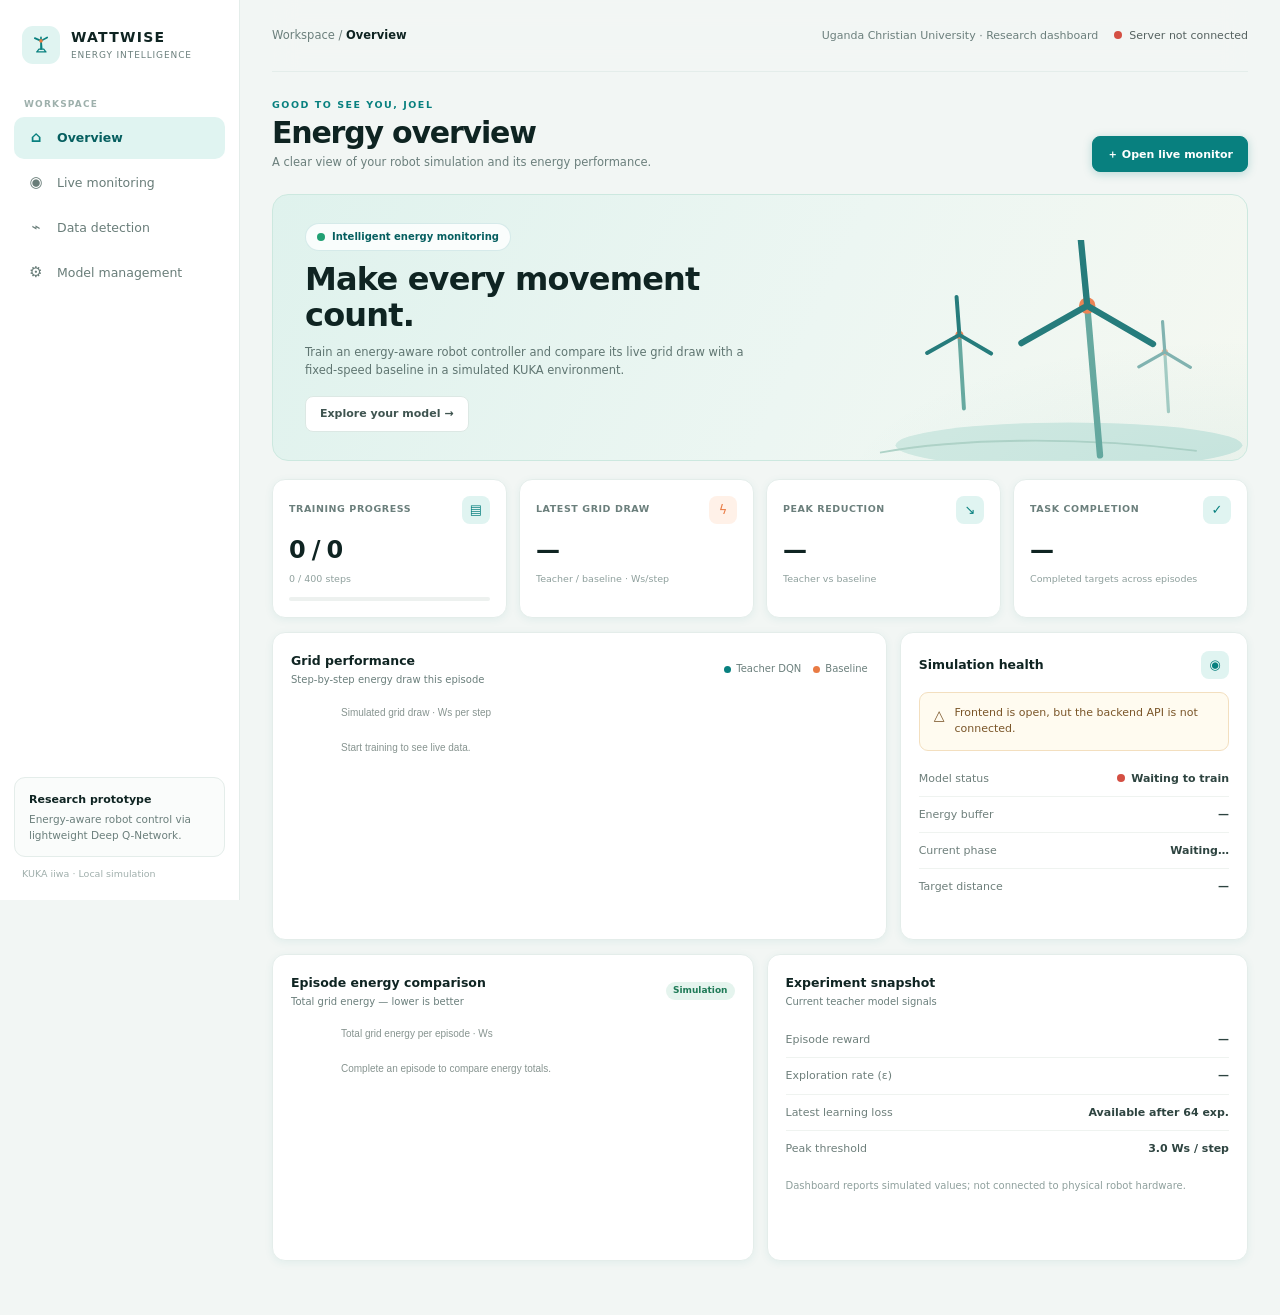
<file: web/index.html>
<!doctype html>
<html lang="en">
<head>
  <meta charset="utf-8">
  <meta name="viewport" content="width=device-width, initial-scale=1">
  <title>Wallie | Energy Intelligence</title>
  <style>
    /* ── tokens ──────────────────────────────────────────────────── */
    :root {
      --ink:       #0f2422;
      --ink2:      #2a3f3c;
      --muted:     #6b7f7c;
      --line:      #e4edea;
      --paper:     #ffffff;
      --canvas:    #f2f6f4;
      --teal:      #08807f;
      --teal-d:    #065f60;
      --teal-l:    #e0f4f1;
      --teal-m:    #b3e4de;
      --orange:    #e97b44;
      --orange-l:  #fff1e8;
      --red:       #d44f43;
      --green:     #20a073;
      --shadow-s:  0 2px 8px rgba(8,128,127,.07);
      --shadow-m:  0 6px 22px rgba(8,128,127,.10);
      --shadow-l:  0 16px 48px rgba(8,128,127,.14);
      --radius:    13px;
      --sidebar-w: 240px;
      font: 13px/1.55 "Inter", "Segoe UI", system-ui, sans-serif;
      color: var(--ink);
      background: var(--canvas);
    }
    @import url('https://fonts.googleapis.com/css2?family=Inter:wght@400;500;600;700;800&display=swap');
    *, *::before, *::after { box-sizing: border-box; margin: 0; padding: 0; }
    button, input { font: inherit; color: inherit; }
    body { min-height: 100vh; overflow-x: hidden; }

    /* ── sidebar ─────────────────────────────────────────────────── */
    .shell { display: grid; grid-template-columns: var(--sidebar-w) 1fr; min-height: 100vh; }
    .sidebar {
      position: sticky; top: 0; height: 100vh; overflow-y: auto;
      display: flex; flex-direction: column;
      background: var(--paper); border-right: 1px solid var(--line);
      padding: 22px 14px 18px; gap: 0;
      transition: transform .3s cubic-bezier(.4,0,.2,1);
    }
    .brand { display: flex; align-items: center; gap: 11px; padding: 4px 8px 24px; }
    .brand-mark {
      width: 38px; height: 38px; border-radius: 11px;
      background: var(--teal-l); color: var(--teal);
      display: grid; place-items: center;
      transition: box-shadow .2s ease;
    }
    .brand:hover .brand-mark { box-shadow: 0 0 0 4px var(--teal-m); }
    .brand-name { font-size: 14px; font-weight: 800; letter-spacing: .09em; }
    .brand-cap  { font-size: 9px; color: var(--muted); letter-spacing: .1em; text-transform: uppercase; }
    .nav-section { font-size: 9px; font-weight: 750; color: #9eb0ac; letter-spacing: .13em;
                   text-transform: uppercase; padding: 6px 10px 5px; margin-top: 4px; }
    .nav { display: grid; gap: 3px; }
    .nav-btn {
      display: flex; align-items: center; gap: 11px; min-height: 42px; padding: 0 12px;
      border: 0; border-radius: 10px; background: transparent; color: #697d79; cursor: pointer;
      text-align: left; font-size: 12.5px; font-weight: 500;
      transition: background .18s ease, color .18s ease, transform .15s ease;
      position: relative; overflow: hidden;
    }
    .nav-btn::before {
      content: ''; position: absolute; inset: 0; border-radius: inherit;
      background: var(--teal); opacity: 0; transition: opacity .2s ease;
    }
    .nav-btn:hover { background: #f1f7f5; color: var(--ink); transform: translateX(2px); }
    .nav-btn.active { background: var(--teal-l); color: var(--teal-d); font-weight: 700; }
    .nav-btn.active .nav-ico { color: var(--teal); }
    .nav-ico { font-size: 15px; width: 20px; text-align: center; flex-shrink: 0; transition: transform .2s ease; }
    .nav-btn:hover .nav-ico { transform: scale(1.15); }
    .sidebar-spacer { flex: 1; min-height: 20px; }
    .project-chip {
      padding: 13px 14px; border: 1px solid var(--line); border-radius: 11px;
      background: #fafcfb; font-size: 10.5px; color: var(--muted); line-height: 1.55;
    }
    .project-chip strong { color: var(--ink); display: block; margin-bottom: 3px; font-size: 11px; }
    .sidebar-foot { padding: 10px 8px 0; font-size: 9.5px; color: #a0afac; }

    /* ── main workspace ──────────────────────────────────────────── */
    .workspace { min-width: 0; padding: 0 32px 40px; background: var(--canvas); }
    .topbar {
      display: flex; align-items: center; justify-content: space-between;
      min-height: 72px; border-bottom: 1px solid var(--line); gap: 16px;
      position: sticky; top: 0; z-index: 50;
      background: rgba(242,246,244,.85); backdrop-filter: blur(12px);
    }
    .crumbs { font-size: 11.5px; color: var(--muted); }
    .crumbs strong { color: var(--ink); font-weight: 700; }
    .topbar-r { display: flex; align-items: center; gap: 16px; }
    .date-lbl { font-size: 11px; color: var(--muted); }
    .srv-status { display: inline-flex; align-items: center; gap: 7px; font-size: 11px; color: #556260; }

    /* live dot */
    .dot {
      width: 8px; height: 8px; border-radius: 50%; background: #b0bfbc;
      transition: background .4s ease, box-shadow .4s ease;
    }
    .dot.running {
      background: var(--green);
      box-shadow: 0 0 0 0 rgba(32,160,115,.5);
      animation: ripple 1.6s infinite;
    }
    .dot.error { background: var(--red); }
    @keyframes ripple {
      0%   { box-shadow: 0 0 0 0   rgba(32,160,115,.5); }
      70%  { box-shadow: 0 0 0 8px rgba(32,160,115,.0); }
      100% { box-shadow: 0 0 0 0   rgba(32,160,115,.0); }
    }

    /* ── page views ──────────────────────────────────────────────── */
    .view { display: none; padding-top: 26px; }
    .view.active {
      display: block;
      animation: fadeSlide .25s cubic-bezier(.4,0,.2,1) both;
    }
    @keyframes fadeSlide {
      from { opacity: 0; transform: translateY(8px); }
      to   { opacity: 1; transform: none; }
    }
    .pg-head { display: flex; flex-wrap: wrap; align-items: flex-end; justify-content: space-between; gap: 14px; margin-bottom: 22px; }
    .eyebrow { font-size: 9.5px; font-weight: 800; letter-spacing: .16em; text-transform: uppercase; color: var(--teal); margin-bottom: 3px; }
    h1 { font-size: clamp(22px,2.6vw,30px); font-weight: 800; letter-spacing: -.04em; line-height: 1.15; margin-bottom: 4px; }
    h2 { font-size: 17px; font-weight: 700; letter-spacing: -.025em; }
    h3 { font-size: 12.5px; font-weight: 700; }
    .pg-desc { font-size: 11.5px; color: var(--muted); }

    /* ── buttons ─────────────────────────────────────────────────── */
    .btn {
      display: inline-flex; align-items: center; justify-content: center; gap: 6px;
      min-height: 36px; padding: 0 14px; border: 1px solid #dce8e4; border-radius: 8px;
      background: var(--paper); color: #3f5450; font-size: 11px; font-weight: 700;
      cursor: pointer; transition: border-color .15s, background .15s, transform .12s, box-shadow .15s;
    }
    .btn:hover:not(:disabled) { border-color: #afd4cc; background: #f5faf8; box-shadow: var(--shadow-s); transform: translateY(-1px); }
    .btn:active:not(:disabled) { transform: translateY(0); box-shadow: none; }
    .btn:disabled { opacity: .42; cursor: not-allowed; }
    .btn.primary { background: var(--teal); border-color: var(--teal); color: #fff; box-shadow: 0 2px 10px rgba(8,128,127,.25); }
    .btn.primary:hover:not(:disabled) { background: var(--teal-d); border-color: var(--teal-d); box-shadow: 0 4px 18px rgba(8,128,127,.35); }
    .btn.danger  { border-color: #f0d7d2; color: #9a3e37; }
    .btn.danger:hover:not(:disabled) { background: #fff5f3; }

    /* ── hero ────────────────────────────────────────────────────── */
    .hero {
      position: relative; overflow: hidden; display: grid;
      grid-template-columns: minmax(0,1.1fr) minmax(160px,.75fr);
      align-items: center; min-height: 210px;
      padding: 28px 32px; border-radius: 16px;
      border: 1px solid #cce8df;
      background: linear-gradient(115deg, #dff2ed 0%, #ecf6f2 55%, #f5f8f1 100%);
      margin-bottom: 18px;
    }
    .hero::after {
      content: ''; position: absolute; inset: 0;
      background: radial-gradient(ellipse 60% 80% at 100% 110%, rgba(8,128,127,.06) 0%, transparent 70%);
      pointer-events: none;
    }
    .hero-copy { position: relative; z-index: 1; }
    .hero-copy h2 { font-size: clamp(20px,2.8vw,32px); line-height: 1.15; margin: 10px 0; max-width: 420px; }
    .hero-copy p { font-size: 11.5px; color: #5f7571; margin-bottom: 16px; max-width: 440px; }
    .pill {
      display: inline-flex; align-items: center; gap: 7px; padding: 5px 11px;
      border-radius: 20px; background: rgba(255,255,255,.8); backdrop-filter: blur(6px);
      color: var(--teal-d); font-size: 10px; font-weight: 750;
      border: 1px solid rgba(8,128,127,.15);
    }
    /* animated turbine */
    .hero-art { position: absolute; right: 0; bottom: -30px; width: min(44%,420px); height: 250px; }
    .turbine-blade { transform-origin: 285px 65px; animation: spin 5s linear infinite; }
    .turbine-blade-sm { transform-origin: 145px 97px; animation: spin 7s linear infinite; }
    .turbine-blade-xs { transform-origin: 370px 116px; animation: spin 4s linear infinite reverse; }
    @keyframes spin { from { transform: rotate(0deg); } to { transform: rotate(360deg); } }

    /* ── metric cards ────────────────────────────────────────────── */
    .metrics { display: grid; grid-template-columns: repeat(4,minmax(0,1fr)); gap: 12px; margin-bottom: 14px; }
    .metric {
      padding: 16px; border: 1px solid var(--line); border-radius: var(--radius);
      background: var(--paper); box-shadow: var(--shadow-s);
      transition: transform .2s ease, box-shadow .2s ease;
      animation: cardIn .35s cubic-bezier(.4,0,.2,1) both;
    }
    .metric:hover { transform: translateY(-3px); box-shadow: var(--shadow-m); }
    @keyframes cardIn {
      from { opacity: 0; transform: translateY(12px); }
      to   { opacity: 1; transform: none; }
    }
    .metric:nth-child(1) { animation-delay: .04s; }
    .metric:nth-child(2) { animation-delay: .08s; }
    .metric:nth-child(3) { animation-delay: .12s; }
    .metric:nth-child(4) { animation-delay: .16s; }
    .metric-top { display: flex; align-items: center; justify-content: space-between; margin-bottom: 8px; }
    .mlabel { font-size: 9.5px; font-weight: 700; color: var(--muted); text-transform: uppercase; letter-spacing: .06em; }
    .mico { width: 28px; height: 28px; border-radius: 8px; display: grid; place-items: center;
            background: var(--teal-l); color: var(--teal); font-size: 13px; }
    .mico.orange { background: var(--orange-l); color: var(--orange); }
    .mval {
      font-size: 24px; font-weight: 800; letter-spacing: -.05em; color: var(--ink);
      font-variant-numeric: tabular-nums;
      transition: color .3s ease;
    }
    .munit { font-size: 9.5px; color: #8fa09d; margin-top: 3px; }
    .mtrack { height: 4px; border-radius: 4px; background: #edf1ef; margin-top: 10px; overflow: hidden; }
    .mfill { height: 100%; border-radius: inherit; background: linear-gradient(90deg, var(--teal), #55b89e); transition: width .5s cubic-bezier(.4,0,.2,1); }
    .mgauge { height: 4px; border-radius: 4px; background: #edf1ef; margin-top: 10px; overflow: hidden; }
    .mgaugefill { height: 100%; border-radius: inherit; background: linear-gradient(90deg, #e9a855, var(--green)); transition: width .5s cubic-bezier(.4,0,.2,1); }

    /* ── panels ──────────────────────────────────────────────────── */
    .grid2 { display: grid; grid-template-columns: minmax(0,1.5fr) minmax(240px,.85fr); gap: 13px; margin-bottom: 14px; }
    .grid2.eq { grid-template-columns: repeat(2,minmax(0,1fr)); }
    .panel {
      border: 1px solid var(--line); border-radius: var(--radius);
      background: var(--paper); padding: 18px;
      box-shadow: var(--shadow-s);
      transition: box-shadow .2s ease;
    }
    .panel:hover { box-shadow: var(--shadow-m); }
    .panel-head { display: flex; flex-wrap: wrap; align-items: center; justify-content: space-between; gap: 8px; margin-bottom: 13px; }
    .panel-sub { font-size: 10px; color: var(--muted); margin-top: 2px; }
    canvas { display: block; width: 100%; height: 220px; }
    #robot-canvas { height: 242px; }
    .legend { display: flex; gap: 12px; font-size: 10px; color: var(--muted); }
    .legend span { display: inline-flex; align-items: center; gap: 5px; }
    .leg-dot { width: 7px; height: 7px; border-radius: 50%; }

    /* ── status rows ─────────────────────────────────────────────── */
    .slist { margin-top: 10px; }
    .srow {
      display: flex; align-items: center; justify-content: space-between; gap: 10px;
      padding: 9px 0; border-bottom: 1px solid #eff3f0; font-size: 11px;
      transition: background .15s ease;
    }
    .srow:last-child { border-bottom: 0; }
    .srow:hover { background: #fafcfb; border-radius: 6px; padding-left: 6px; padding-right: 6px; }
    .srow .sk { color: #6e7f7b; }
    .sval { display: inline-flex; align-items: center; gap: 6px; color: #2e4440; font-weight: 700; }

    /* ── alert ───────────────────────────────────────────────────── */
    .alert {
      display: flex; align-items: flex-start; gap: 10px; padding: 12px 14px;
      border: 1px solid #d4ebe5; border-radius: 9px; background: #f2faf7;
      color: #4a6360; font-size: 11px; line-height: 1.5;
      transition: background .3s ease, border-color .3s ease;
    }
    .alert.warning { border-color: #f3dfbf; background: #fffbf0; color: #7a5528; }
    .alert.error   { border-color: #f0cdc9; background: #fff5f3; color: #9a3530; }
    .alert-ico { font-size: 14px; flex-shrink: 0; }

    /* ── table ───────────────────────────────────────────────────── */
    .twrap { overflow-x: auto; }
    .tbl { width: 100%; border-collapse: collapse; font-size: 10.5px; }
    .tbl th, .tbl td { padding: 10px 8px; border-bottom: 1px solid #edf1ef; text-align: left; white-space: nowrap; }
    .tbl th { font-size: 9px; font-weight: 750; color: #82918d; text-transform: uppercase; letter-spacing: .06em; }
    .tbl td { color: #4d5f5b; }
    .tbl td:last-child, .tbl th:last-child { text-align: right; }
    .tbl tbody tr { transition: background .15s ease; }
    .tbl tbody tr:hover { background: #f8fbf9; }
    .tbl td.hi { color: var(--teal-d); font-weight: 700; }
    .tag { display: inline-flex; padding: 2px 7px; border-radius: 10px; background: #e5f4ee; color: #1f7a57; font-size: 9px; font-weight: 750; }
    .tag.warn { background: #fff2df; color: #a06522; }

    /* ── controls ────────────────────────────────────────────────── */
    .controls { display: flex; flex-wrap: wrap; align-items: flex-end; gap: 10px; margin-top: 14px; }
    label { display: grid; gap: 5px; font-size: 9.5px; font-weight: 700; color: #657672; letter-spacing: .03em; }
    input[type="number"] { width: 104px; min-height: 36px; padding: 0 10px; border: 1px solid #dce8e4; border-radius: 8px; background: var(--paper); transition: border-color .15s, box-shadow .15s; }
    input[type="number"]:focus { outline: none; border-color: var(--teal); box-shadow: 0 0 0 3px rgba(8,128,127,.12); }
    input[type="range"] { width: 120px; accent-color: var(--teal); }
    .speed-val { color: var(--teal-d); font-size: 10px; font-weight: 750; }
    .err-msg { margin: 10px 0 0; padding: 10px 12px; border: 1px solid #f0d3ce; border-radius: 8px; background: #fff5f3; color: #a03530; font-size: 11px; animation: fadeSlide .2s ease; }
    .err-msg[hidden] { display: none; }
    .note { margin-top: 12px; font-size: 10px; color: #8fa09d; line-height: 1.65; }

    /* ── phases ──────────────────────────────────────────────────── */
    .phase-grid { display: grid; grid-template-columns: repeat(3,minmax(0,1fr)); gap: 12px; margin-bottom: 14px; }
    .phase-card {
      padding: 18px; border: 1px solid var(--line); border-radius: var(--radius);
      background: var(--paper); box-shadow: var(--shadow-s);
      transition: transform .2s ease, box-shadow .2s ease, border-color .2s ease;
    }
    .phase-card:hover { transform: translateY(-3px); box-shadow: var(--shadow-m); }
    .phase-card.active { border-color: #9ed3c8; background: linear-gradient(135deg, #f0fbf8, #f8fdfc); }
    .phase-num { font-size: 9px; font-weight: 800; letter-spacing: .12em; text-transform: uppercase; color: var(--teal); }
    .phase-card h3 { margin: 8px 0 4px; font-size: 13.5px; }
    .phase-card p { font-size: 10px; color: var(--muted); }
    .phase-badge {
      display: inline-flex; align-items: center; padding: 3px 9px;
      border-radius: 20px; font-size: 9px; font-weight: 750;
    }
    .phase-badge.p0 { background: var(--teal-l); color: var(--teal-d); }
    .phase-badge.p1 { background: var(--orange-l); color: #c4632a; }

    /* ── history list ────────────────────────────────────────────── */
    .hist { max-height: 275px; overflow-y: auto; list-style: none; padding: 0; }
    .hist li { padding: 8px 0; border-bottom: 1px solid #eff3f0; font-size: 10px; color: #607370; animation: fadeSlide .2s ease; }
    .hist li:last-child { border-bottom: 0; }
    .empty-note { font-size: 11px; color: #98a7a4; }

    /* ── toast ───────────────────────────────────────────────────── */
    #toast-container { position: fixed; bottom: 22px; right: 22px; z-index: 9999; display: flex; flex-direction: column; gap: 8px; pointer-events: none; }
    .toast {
      display: flex; align-items: center; gap: 10px; padding: 11px 16px;
      border-radius: 10px; background: var(--ink2); color: #fff; font-size: 11px; font-weight: 600;
      box-shadow: 0 6px 24px rgba(0,0,0,.2);
      animation: toastIn .25s cubic-bezier(.4,0,.2,1) both;
      pointer-events: auto;
    }
    .toast.success { background: #14574a; }
    .toast.warn    { background: #704a1a; }
    .toast.error   { background: #6e2424; }
    @keyframes toastIn { from { opacity: 0; transform: translateX(24px); } to { opacity: 1; transform: none; } }
    @keyframes toastOut { from { opacity: 1; } to { opacity: 0; transform: translateX(24px); } }

    /* ── responsive ──────────────────────────────────────────────── */
    @media (max-width: 1060px) {
      .shell { grid-template-columns: 200px 1fr; }
      .workspace { padding-right: 20px; padding-left: 20px; }
      .metrics { grid-template-columns: repeat(2,1fr); }
    }
    @media (max-width: 760px) {
      .shell { display: block; }
      .sidebar { position: static; height: auto; flex-direction: row; flex-wrap: wrap; padding: 10px 12px 8px; }
      .brand { padding-bottom: 8px; margin-right: 16px; }
      .nav-section, .sidebar-spacer, .project-chip, .sidebar-foot { display: none; }
      .nav { display: flex; flex-wrap: nowrap; overflow-x: auto; gap: 4px; }
      .nav::-webkit-scrollbar { display: none; }
      .nav-btn { flex: 0 0 auto; min-height: 36px; font-size: 11px; padding: 0 11px; }
      .workspace { padding: 0 14px 28px; }
      .topbar { min-height: 52px; }
      .date-lbl { display: none; }
      .grid2, .grid2.eq { grid-template-columns: 1fr; }
      .phase-grid { grid-template-columns: 1fr; }
      .hero { grid-template-columns: 1fr; }
      .hero-art { right: -20px; bottom: -50px; opacity: .3; width: 65%; }
    }
  </style>
</head>
<body>
<div id="toast-container"></div>

<div class="shell">
  <!-- ── sidebar ──────────────────────────────────────── -->
  <aside class="sidebar">
    <div class="brand">
      <span class="brand-mark">
        <svg width="22" height="22" viewBox="0 0 32 32" fill="none">
          <path d="M16 5v17M16 10 7 6M16 10l9-5M16 10l1 11" stroke="currentColor" stroke-width="2.4" stroke-linecap="round"/>
          <circle cx="16" cy="10" r="2.6" fill="#e97b44"/>
          <path d="M9 26h15M13 22h7l3 4H10l3-4Z" stroke="currentColor" stroke-width="1.8" stroke-linejoin="round"/>
        </svg>
      </span>
      <span><div class="brand-name">WATTWISE</div><div class="brand-cap">Energy intelligence</div></span>
    </div>
    <div class="nav-section">Workspace</div>
    <nav class="nav">
      <button class="nav-btn active" data-view="overview" aria-current="page">
        <span class="nav-ico">⌂</span>Overview
      </button>
      <button class="nav-btn" data-view="monitoring">
        <span class="nav-ico">◉</span>Live monitoring
      </button>
      <button class="nav-btn" data-view="detection">
        <span class="nav-ico">⌁</span>Data detection
      </button>
      <button class="nav-btn" data-view="management">
        <span class="nav-ico">⚙</span>Model management
      </button>
    </nav>
    <div class="sidebar-spacer"></div>
    <div class="project-chip">
      <strong>Research prototype</strong>
      Energy-aware robot control via lightweight Deep Q-Network.
    </div>
    <div class="sidebar-foot">KUKA iiwa · Local simulation</div>
  </aside>

  <!-- ── workspace ─────────────────────────────────────── -->
  <main class="workspace">
    <header class="topbar">
      <div class="crumbs">Workspace / <strong id="crumb">Overview</strong></div>
      <div class="topbar-r">
        <span class="date-lbl">Uganda Christian University · Research dashboard</span>
        <span class="srv-status">
          <span class="dot" id="sdot"></span>
          <span id="stxt">Connecting…</span>
        </span>
      </div>
    </header>

    <!-- ── OVERVIEW ──────────────────────────────────── -->
    <section class="view active" id="view-overview" data-title="Overview">
      <div class="pg-head">
        <div>
          <div class="eyebrow">Good to see you, Joel</div>
          <h1>Energy overview</h1>
          <p class="pg-desc">A clear view of your robot simulation and its energy performance.</p>
        </div>
        <button class="btn primary" data-go="monitoring">＋ Open live monitor</button>
      </div>

      <!-- hero -->
      <section class="hero">
        <div class="hero-copy">
          <div class="pill"><span class="dot running"></span> Intelligent energy monitoring</div>
          <h2>Make every movement count.</h2>
          <p>Train an energy-aware robot controller and compare its live grid draw with a fixed-speed baseline in a simulated KUKA environment.</p>
          <button class="btn" data-go="management">Explore your model →</button>
        </div>
        <svg class="hero-art" viewBox="0 0 460 260" fill="none" aria-hidden="true">
          <ellipse cx="265" cy="218" rx="190" ry="25" fill="#d0e9e2"/>
          <path d="M58 226c83-15 209-19 347-2" stroke="#b0d3c8" stroke-width="2"/>
          <!-- small left turbine -->
          <g transform="translate(145 97) scale(.62)">
            <path d="M0 0 8 130" stroke="#67a9a0" stroke-width="7" stroke-linecap="round"/>
            <circle r="7" fill="#ed8455"/>
            <g class="turbine-blade-sm">
              <path d="M0 0-5-67M0 0 56 33M0 0-57 32" stroke="#267c7c" stroke-width="7" stroke-linecap="round"/>
            </g>
          </g>
          <!-- main turbine -->
          <g transform="translate(285 65)">
            <path d="M0 0 14 164" stroke="#67a9a0" stroke-width="7" stroke-linecap="round"/>
            <circle r="9" fill="#ed8455"/>
            <g class="turbine-blade">
              <path d="M0 0-8-83M0 0 72 42M0 0-72 41" stroke="#267c7c" stroke-width="7" stroke-linecap="round"/>
            </g>
          </g>
          <!-- small right turbine -->
          <g transform="translate(370 116) scale(.5)" style="opacity:.55">
            <path d="M0 0 8 130" stroke="#67a9a0" stroke-width="7" stroke-linecap="round"/>
            <circle r="7" fill="#ed8455"/>
            <g class="turbine-blade-xs">
              <path d="M0 0-5-67M0 0 56 33M0 0-57 32" stroke="#267c7c" stroke-width="7" stroke-linecap="round"/>
            </g>
          </g>
        </svg>
      </section>

      <!-- metrics -->
      <div class="metrics">
        <article class="metric">
          <div class="metric-top"><span class="mlabel">Training progress</span><span class="mico">▤</span></div>
          <div class="mval" id="ep-val">0 / 0</div>
          <div class="munit" id="step-val">0 / 400 steps</div>
          <div class="mtrack"><div class="mfill" id="ep-prog" style="width:0%"></div></div>
        </article>
        <article class="metric">
          <div class="metric-top"><span class="mlabel">Latest grid draw</span><span class="mico orange">ϟ</span></div>
          <div class="mval" id="grid-val">—</div>
          <div class="munit">Teacher / baseline · Ws/step</div>
        </article>
        <article class="metric">
          <div class="metric-top"><span class="mlabel">Peak reduction</span><span class="mico">↘</span></div>
          <div class="mval" id="peak-val">—</div>
          <div class="munit">Teacher vs baseline</div>
        </article>
        <article class="metric">
          <div class="metric-top"><span class="mlabel">Task completion</span><span class="mico">✓</span></div>
          <div class="mval" id="compl-val">—</div>
          <div class="munit">Completed targets across episodes</div>
        </article>
      </div>

      <div class="grid2">
        <article class="panel">
          <div class="panel-head">
            <div><h3>Grid performance</h3><p class="panel-sub">Step-by-step energy draw this episode</p></div>
            <div class="legend">
              <span><span class="leg-dot" style="background:var(--teal)"></span>Teacher DQN</span>
              <span><span class="leg-dot" style="background:var(--orange)"></span>Baseline</span>
            </div>
          </div>
          <canvas id="grid-chart"></canvas>
        </article>
        <article class="panel">
          <div class="panel-head"><h3>Simulation health</h3><span class="mico">◉</span></div>
          <p id="alert-box" class="alert"><span class="alert-ico">✓</span><span>Ready. Start a training run to collect metrics.</span></p>
          <div class="slist">
            <div class="srow"><span class="sk">Model status</span><span class="sval"><span class="dot" id="model-dot"></span><span id="model-status">Waiting to train</span></span></div>
            <div class="srow"><span class="sk">Energy buffer</span><span class="sval" id="buf-val">—</span></div>
            <div class="srow"><span class="sk">Current phase</span><span class="sval" id="phase-val">Waiting…</span></div>
            <div class="srow"><span class="sk">Target distance</span><span class="sval" id="dist-val">—</span></div>
          </div>
        </article>
      </div>

      <div class="grid2 eq">
        <article class="panel">
          <div class="panel-head">
            <div><h3>Episode energy comparison</h3><p class="panel-sub">Total grid energy — lower is better</p></div>
            <span class="tag">Simulation</span>
          </div>
          <canvas id="ep-chart"></canvas>
        </article>
        <article class="panel">
          <div class="panel-head"><div><h3>Experiment snapshot</h3><p class="panel-sub">Current teacher model signals</p></div></div>
          <div class="slist">
            <div class="srow"><span class="sk">Episode reward</span><span class="sval" id="reward-val">—</span></div>
            <div class="srow"><span class="sk">Exploration rate (ε)</span><span class="sval" id="eps-val">—</span></div>
            <div class="srow"><span class="sk">Latest learning loss</span><span class="sval" id="loss-val">Available after 64 exp.</span></div>
            <div class="srow"><span class="sk">Peak threshold</span><span class="sval">3.0 Ws / step</span></div>
          </div>
          <p class="note">Dashboard reports simulated values; not connected to physical robot hardware.</p>
        </article>
      </div>
    </section>

    <!-- ── LIVE MONITORING ────────────────────────────── -->
    <section class="view" id="view-monitoring" data-title="Live monitoring">
      <div class="pg-head">
        <div>
          <div class="eyebrow">Simulation control room</div>
          <h1>Live monitoring</h1>
          <p class="pg-desc">Watch the KUKA simulation, tune playback, and control training.</p>
        </div>
        <span class="pill"><span class="dot" id="mon-dot"></span><span id="mon-status">Waiting</span></span>
      </div>

      <article class="panel" style="margin-bottom:14px">
        <div class="panel-head"><div><h3>Teacher training controls</h3><p class="panel-sub">Start with a short run to check the workflow.</p></div></div>
        <div class="controls">
          <label>Episodes (1–500)<input id="ep-count" type="number" min="1" max="500" value="3"></label>
          <button id="start-btn" class="btn primary">▶ Start teacher training</button>
          <button id="pause-btn" class="btn" disabled>Ⅱ Pause</button>
          <button id="stop-btn"  class="btn danger" disabled>■ Stop run</button>
          <label>Playback speed <span class="speed-val"><span id="spd-val">3</span> / 5</span><input id="spd-ctrl" type="range" min="1" max="5" value="3"></label>
          <button id="reset-btn"  class="btn">Clear results</button>
          <button id="export-btn" class="btn">↓ Export CSV</button>
        </div>
        <p class="note">Playback speed changes how quickly updates are shown; it does not change PyBullet physics.</p>
        <p id="err-msg" class="err-msg" role="alert" hidden></p>
      </article>

      <div class="metrics">
        <article class="metric">
          <div class="metric-top"><span class="mlabel">Episode reward</span><span class="mico">✦</span></div>
          <div class="mval" id="mon-reward">—</div><div class="munit">Higher is better</div>
        </article>
        <article class="metric">
          <div class="metric-top"><span class="mlabel">Energy buffer</span><span class="mico orange">ϟ</span></div>
          <div class="mval" id="mon-buf">—</div>
          <div class="mgauge"><div class="mgaugefill" id="buf-prog" style="width:0%"></div></div>
          <div class="munit">50 Ws capacity · 80% efficiency</div>
        </article>
        <article class="metric">
          <div class="metric-top"><span class="mlabel">Target distance</span><span class="mico">⌖</span></div>
          <div class="mval" id="mon-dist">—</div><div class="munit">Distance to task target</div>
        </article>
        <article class="metric">
          <div class="metric-top"><span class="mlabel">Learning loss</span><span class="mico">⌁</span></div>
          <div class="mval" id="mon-loss">—</div><div class="munit">Q-value prediction error</div>
        </article>
      </div>

      <div class="grid2">
        <article class="panel">
          <div class="panel-head">
            <div><h3>Live energy draw</h3><p class="panel-sub">Teacher DQN vs constant-speed baseline</p></div>
            <span class="tag">Peak limit 3.0 Ws</span>
          </div>
          <canvas id="grid-chart-mon"></canvas>
        </article>
        <article class="panel">
          <div class="panel-head">
            <div><h3>KUKA iiwa arm pose</h3><p class="panel-sub">Schematic from simulated joint angles</p></div>
            <span class="tag">6 active joints</span>
          </div>
          <canvas id="robot-canvas"></canvas>
          <p class="note" id="robot-cap">Joint angle schematic · final wrist joint locked.</p>
        </article>
      </div>
    </section>

    <!-- ── DATA DETECTION ────────────────────────────── -->
    <section class="view" id="view-detection" data-title="Data detection">
      <div class="pg-head">
        <div>
          <div class="eyebrow">Signals and diagnostics</div>
          <h1>Data detection</h1>
          <p class="pg-desc">Review model signals, thresholds, and completed episode outcomes.</p>
        </div>
        <span class="pill">⌁ Live signals</span>
      </div>

      <div class="grid2 eq" style="margin-bottom:14px">
        <article class="panel">
          <div class="panel-head"><div><h3>Signal quality</h3><p class="panel-sub">Metrics from current environment</p></div></div>
          <div class="slist">
            <div class="srow"><span class="sk">Teacher grid draw</span><span class="sval" id="det-agent">—</span></div>
            <div class="srow"><span class="sk">Baseline grid draw</span><span class="sval" id="det-base">—</span></div>
            <div class="srow"><span class="sk">Peak threshold</span><span class="sval">3.0 Ws per step</span></div>
            <div class="srow"><span class="sk">Simulation data</span><span class="sval"><span class="dot" id="data-dot"></span><span id="data-status">Waiting</span></span></div>
          </div>
        </article>
        <article class="panel">
          <div class="panel-head"><div><h3>Risk monitor</h3><p class="panel-sub">Live threshold notifications</p></div><span class="mico orange">!</span></div>
          <p id="det-alert" class="alert"><span class="alert-ico">✓</span><span>Waiting for simulation data.</span></p>
          <p class="note">Alerts describe simulation output — not a live industrial installation.</p>
        </article>
      </div>

      <article class="panel">
        <div class="panel-head">
          <div><h3>Completed episode results</h3><p class="panel-sub">Energy, completion, and peak reduction by run</p></div>
          <button id="exp-det" class="btn">↓ Export CSV</button>
        </div>
        <div class="twrap">
          <table class="tbl">
            <thead><tr><th>Episode</th><th>Reward</th><th>Teacher energy</th><th>Baseline energy</th><th>Peak reduction</th><th>Target</th></tr></thead>
            <tbody id="results-table"><tr><td colspan="6" class="empty-note">No episodes completed yet.</td></tr></tbody>
          </table>
        </div>
      </article>
    </section>

    <!-- ── MODEL MANAGEMENT ──────────────────────────── -->
    <section class="view" id="view-management" data-title="Model management">
      <div class="pg-head">
        <div>
          <div class="eyebrow">Research roadmap</div>
          <h1>Model management</h1>
          <p class="pg-desc">Track the teacher model configuration and next research stages.</p>
        </div>
        <button class="btn primary" data-go="monitoring">▶ Train teacher</button>
      </div>

      <div class="phase-grid">
        <article class="phase-card active">
          <div class="phase-num">Phase 01 · In progress</div>
          <h3>Teacher DQN</h3>
          <p>Train and evaluate the PyTorch teacher policy in the simulated KUKA environment.</p>
        </article>
        <article class="phase-card">
          <div class="phase-num">Phase 02 · Planned</div>
          <h3>Knowledge distillation</h3>
          <p>Train a smaller student network to reproduce the teacher's policy (T=3, α=0.7).</p>
        </article>
        <article class="phase-card">
          <div class="phase-num">Phase 03 · Planned</div>
          <h3>Edge deployment</h3>
          <p>Export to ONNX and evaluate on Raspberry Pi 4 at ≤100 ms per step.</p>
        </article>
      </div>

      <div class="grid2 eq">
        <article class="panel">
          <div class="panel-head"><div><h3>Teacher DQN configuration</h3><p class="panel-sub">Current research prototype settings</p></div><span class="tag">PyTorch</span></div>
          <div class="twrap">
            <table class="tbl">
              <tbody>
                <tr><td>Observation space</td><td style="text-align:right;font-weight:700;color:var(--ink)">23 values</td></tr>
                <tr><td>Discrete actions</td><td style="text-align:right;font-weight:700;color:var(--ink)">25</td></tr>
                <tr><td>Q-network layers</td><td style="text-align:right;font-weight:700;color:var(--ink)">256 → 256 → 25</td></tr>
                <tr><td>Replay buffer / batch</td><td style="text-align:right;font-weight:700;color:var(--ink)">10,000 / 64</td></tr>
                <tr><td>Learning rate / γ</td><td style="text-align:right;font-weight:700;color:var(--ink)">0.001 / 0.99</td></tr>
                <tr><td>Exploration schedule</td><td style="text-align:right;font-weight:700;color:var(--ink)">ε: 1.0 × 0.995 · min 0.01</td></tr>
                <tr><td>Target network update</td><td style="text-align:right;font-weight:700;color:var(--ink)">Every 10 episodes</td></tr>
                <tr><td>Episode phases</td><td style="text-align:right;font-weight:700;color:var(--ink)">Light 0–160 · Heavy 161–400</td></tr>
              </tbody>
            </table>
          </div>
        </article>
        <article class="panel">
          <div class="panel-head"><div><h3>Training history</h3><p class="panel-sub">Most recent completed episodes</p></div><button id="exp-mgmt" class="btn">↓ Export CSV</button></div>
          <ol class="hist" id="ep-log"><li>No episodes completed yet.</li></ol>
        </article>
      </div>

      <article class="panel" style="margin-top:13px">
        <div class="panel-head">
          <div>
            <h3>Upload teacher weights</h3>
            <p class="panel-sub">Use a compatible PyTorch state dictionary for this 23-input, 25-action teacher.</p>
          </div>
          <span id="model-file-status" class="tag warn">No saved teacher</span>
        </div>
        <div class="controls">
          <label for="model-file">PyTorch weights (.pt or .pth)
            <input id="model-file" type="file" accept=".pt,.pth">
          </label>
          <button id="upload-model-btn" class="btn">Upload and validate</button>
          <label style="display:flex;align-items:center;gap:7px;letter-spacing:0">
            <input id="resume-model" type="checkbox" disabled>
            Initialize training from saved/uploaded weights
          </label>
        </div>
        <p id="model-upload-message" class="note">Upload weights here, then enable the checkbox to continue training from them. New runs start fresh otherwise. Maximum file size: 16 MB.</p>
      </article>

      <article class="panel" style="margin-top:13px">
        <div class="panel-head"><div><h3>About this experiment</h3><p class="panel-sub">Interpret results in context</p></div></div>
        <p class="note">The baseline follows each target with inverse kinematics and maximum joint speed in the same seeded simulation. DQN actions are discrete velocity commands. The robot pose is an angle-based 2D schematic, not a PyBullet camera render. The dataset calibration, distillation, grid-fault scenarios, and Raspberry Pi/ONNX execution are planned stages, not currently implemented.</p>
      </article>
    </section>
  </main>
</div>

<script>
  /* ── helpers ──────────────────────────────────────────────── */
  const $ = id => document.getElementById(id);
  const fmt = (v, d=2) => typeof v === 'number' && isFinite(v) ? v.toFixed(d) : '—';

  /* ── toast ────────────────────────────────────────────────── */
  function toast(msg, kind = '') {
    const el = document.createElement('div');
    el.className = `toast${kind ? ' '+kind : ''}`;
    el.textContent = msg;
    $('toast-container').appendChild(el);
    setTimeout(() => {
      el.style.animation = 'toastOut .25s ease forwards';
      setTimeout(() => el.remove(), 260);
    }, 2800);
  }

  /* ── navigation ───────────────────────────────────────────── */
  let activeView = 'overview';
  function goTo(view) {
    if (!$('view-' + view)) view = 'overview';
    document.querySelectorAll('.view').forEach(v => v.classList.toggle('active', v.id === 'view-' + view));
    document.querySelectorAll('.nav-btn').forEach(b => {
      const active = b.dataset.view === view;
      b.classList.toggle('active', active);
      if (active) b.setAttribute('aria-current', 'page'); else b.removeAttribute('aria-current');
    });
    $('crumb').textContent = $('view-' + view).dataset.title;
    activeView = view;
    if (view === 'monitoring') {
      drawGridChart('grid-chart-mon', latestState?.series || []);
      drawRobot(latestState?.joint_positions || []);
    }
  }
  document.querySelectorAll('[data-view]').forEach(b => b.addEventListener('click', () => goTo(b.dataset.view)));
  document.querySelectorAll('[data-go]').forEach(b => b.addEventListener('click', () => goTo(b.dataset.go)));

  /* ── canvas helper ────────────────────────────────────────── */
  function prepCanvas(id, h = 220) {
    const el = $(id); if (!el) return null;
    const w = Math.max(280, el.clientWidth);
    const r = devicePixelRatio || 1;
    el.width = w * r; el.height = h * r;
    const ctx = el.getContext('2d');
    ctx.scale(r, r);
    ctx.clearRect(0, 0, w, h);
    return { ctx, w, h };
  }

  /* ── grid draw chart ──────────────────────────────────────── */
  function drawGridChart(id, series) {
    const d = prepCanvas(id); if (!d) return;
    const { ctx, w, h } = d;
    const box = { l: 50, r: 14, t: 26, b: 30 };
    ctx.fillStyle = '#879490'; ctx.font = '10px Inter,sans-serif';
    ctx.fillText('Simulated grid draw · Ws per step', box.l, 15);
    if (!series.length) { ctx.fillText('Start training to see live data.', box.l, 50); return; }
    const vals = series.flatMap(p => [p.agent, p.baseline]).filter(isFinite);
    const maxV = Math.max(3, ...vals) * 1.08;
    // axes
    ctx.strokeStyle = '#e2ece8'; ctx.lineWidth = 1;
    ctx.beginPath(); ctx.moveTo(box.l, box.t); ctx.lineTo(box.l, h - box.b); ctx.lineTo(w - box.r, h - box.b); ctx.stroke();
    ctx.fillStyle = '#8fa09d'; ctx.font = '9px Inter,sans-serif';
    ctx.fillText(maxV.toFixed(1)+' Ws', 2, box.t + 4);
    ctx.fillText('0 Ws', 2, h - box.b);
    // peak line
    const py = v => box.t + (maxV - v) / maxV * (h - box.t - box.b);
    const px = i => box.l + i / Math.max(1, series.length - 1) * (w - box.l - box.r);
    const peakY = py(3.0);
    ctx.setLineDash([5, 4]); ctx.strokeStyle = 'rgba(217,89,76,.35)'; ctx.lineWidth = 1;
    ctx.beginPath(); ctx.moveTo(box.l, peakY); ctx.lineTo(w - box.r, peakY); ctx.stroke();
    ctx.setLineDash([]); ctx.fillStyle = 'rgba(217,89,76,.7)'; ctx.font = '9px Inter,sans-serif';
    ctx.fillText('Peak 3.0 Ws', box.l + 4, peakY - 3);
    // lines
    for (const [key, col] of [['baseline', '#e97b44'], ['agent', '#08807f']]) {
      const pts = series.map((p, i) => ({ x: px(i), y: py(p[key]) })).filter(p => isFinite(p.y));
      if (!pts.length) continue;
      // gradient fill
      const grd = ctx.createLinearGradient(0, box.t, 0, h - box.b);
      grd.addColorStop(0, col + '30'); grd.addColorStop(1, col + '00');
      ctx.beginPath();
      pts.forEach((p, i) => i === 0 ? ctx.moveTo(p.x, p.y) : ctx.lineTo(p.x, p.y));
      ctx.lineTo(pts[pts.length-1].x, h - box.b); ctx.lineTo(pts[0].x, h - box.b); ctx.closePath();
      ctx.fillStyle = grd; ctx.fill();
      // line
      ctx.beginPath(); ctx.strokeStyle = col; ctx.lineWidth = 2; ctx.lineJoin = 'round';
      pts.forEach((p, i) => i === 0 ? ctx.moveTo(p.x, p.y) : ctx.lineTo(p.x, p.y));
      ctx.stroke();
      // last point dot
      const lp = pts[pts.length - 1];
      ctx.beginPath(); ctx.arc(lp.x, lp.y, 3, 0, Math.PI*2);
      ctx.fillStyle = col; ctx.fill();
    }
  }

  /* ── episode chart ────────────────────────────────────────── */
  function drawEpChart(hist) {
    const d = prepCanvas('ep-chart'); if (!d) return;
    const { ctx, w, h } = d;
    const box = { l: 50, r: 14, t: 26, b: 30 };
    ctx.fillStyle = '#879490'; ctx.font = '10px Inter,sans-serif';
    ctx.fillText('Total grid energy per episode · Ws', box.l, 15);
    if (!hist.length) { ctx.fillText('Complete an episode to compare energy totals.', box.l, 50); return; }
    ctx.strokeStyle = '#e2ece8'; ctx.lineWidth = 1;
    ctx.beginPath(); ctx.moveTo(box.l, box.t); ctx.lineTo(box.l, h-box.b); ctx.lineTo(w-box.r, h-box.b); ctx.stroke();
    const vals = hist.flatMap(it => [it.grid_energy, it.baseline_grid_energy]).filter(isFinite);
    const maxV = Math.max(1, ...vals) * 1.1;
    ctx.fillStyle = '#8fa09d'; ctx.font = '9px Inter,sans-serif';
    ctx.fillText(maxV.toFixed(0)+' Ws', 2, box.t + 4);
    const gw = (w - box.l - box.r) / hist.length;
    const bw = Math.max(3, Math.min(20, gw * .32));
    hist.forEach((it, i) => {
      const cx = box.l + i * gw + gw / 2;
      for (const [val, col, off] of [
        [it.baseline_grid_energy, '#e97b44', -bw * .6],
        [it.grid_energy,          '#08807f',  bw * .6]
      ]) {
        const bh = (val / maxV) * (h - box.t - box.b);
        const grd = ctx.createLinearGradient(0, h-box.b-bh, 0, h-box.b);
        grd.addColorStop(0, col); grd.addColorStop(1, col+'88');
        ctx.fillStyle = grd;
        ctx.beginPath();
        ctx.roundRect ? ctx.roundRect(cx + off - bw/2, h-box.b-bh, bw, bh, [3,3,0,0]) : ctx.rect(cx+off-bw/2, h-box.b-bh, bw, bh);
        ctx.fill();
      }
    });
  }

  /* ── robot arm ────────────────────────────────────────────── */
  let armT = 0;
  function drawRobot(joints = []) {
    const d = prepCanvas('robot-canvas', 242); if (!d) return;
    const { ctx, w, h } = d;
    armT += 0.018;
    const fallback = [Math.sin(armT)*.45, Math.sin(armT*.8+1)*.4, Math.sin(armT*.6+2)*.35, Math.sin(armT*.7-.5)*.3, Math.sin(armT*1.1+.8)*.25, Math.sin(armT*.9+1.5)*.2];
    const angles = joints.length >= 6 ? joints : fallback;
    const ox = w * .5, oy = h - 28;
    // base plate
    const grd = ctx.createLinearGradient(ox-44, oy, ox+44, oy+14);
    grd.addColorStop(0, '#d4e8e2'); grd.addColorStop(1, '#c0dcd4');
    ctx.fillStyle = grd;
    ctx.beginPath(); ctx.roundRect ? ctx.roundRect(ox-44, oy, 88, 14, 5) : ctx.rect(ox-44, oy, 88, 14);
    ctx.fill();
    // joints
    const lens = [36, 32, 30, 27, 24, 21];
    let x = ox, y = oy, angle = -Math.PI / 2;
    const joints6 = angles.slice(0, 6);
    joints6.forEach((a, i) => {
      angle += a * (i % 2 === 0 ? 1 : .65);
      const nx = x + Math.cos(angle) * lens[i];
      const ny = y + Math.sin(angle) * lens[i];
      // shadow
      ctx.shadowColor = 'rgba(8,128,127,.15)'; ctx.shadowBlur = 8;
      ctx.strokeStyle = i < 3 ? '#78c0b5' : '#08807f';
      ctx.lineWidth = 10 - i;
      ctx.lineCap = 'round';
      ctx.beginPath(); ctx.moveTo(x, y); ctx.lineTo(nx, ny); ctx.stroke();
      ctx.shadowBlur = 0;
      // joint dot
      ctx.beginPath(); ctx.arc(x, y, 5.5, 0, Math.PI*2);
      ctx.fillStyle = '#fff'; ctx.fill();
      ctx.strokeStyle = i < 3 ? '#08807f' : '#065f60'; ctx.lineWidth = 2; ctx.stroke();
      x = nx; y = ny;
    });
    // end effector glow
    ctx.shadowColor = '#08807f'; ctx.shadowBlur = 14;
    ctx.beginPath(); ctx.arc(x, y, 5, 0, Math.PI*2);
    ctx.fillStyle = '#e97b44'; ctx.fill();
    ctx.shadowBlur = 0;
  }

  /* animate robot even when not polling */
  function animRobot() {
    if (activeView === 'monitoring') drawRobot(latestState?.joint_positions || []);
    requestAnimationFrame(animRobot);
  }
  requestAnimationFrame(animRobot);

  /* ── alert helper ─────────────────────────────────────────── */
  function setAlert(id, kind, msg) {
    const el = $(id); if (!el) return;
    el.className = `alert${kind ? ' '+kind : ''}`;
    el.replaceChildren();
    const ico = document.createElement('span'); ico.className = 'alert-ico';
    ico.textContent = kind === 'error' ? '!' : kind === 'warning' ? '△' : '✓';
    const txt = document.createElement('span'); txt.textContent = msg;
    el.append(ico, txt);
  }

  /* ── state ────────────────────────────────────────────────── */
  let hist = [], lastHistLen = -1, lastRunId = -1, latestState = null;
  let prevStatus = null;

  function render(s) {
    latestState = s;
    const msgs = { idle: s.pybullet_available ? 'Ready · local simulation' : 'PyBullet unavailable', running: s.stage === 'baseline' ? 'Measuring baseline' : 'Training', paused: 'Training paused', completed: 'Training complete', stopped: 'Training stopped', error: 'Training failed' };
    const statusText = msgs[s.status] || 'Local simulation';
    const isRunning = s.status === 'running', isErr = s.status === 'error' || !s.pybullet_available;

    // toast on status change
    if (prevStatus !== s.status) {
      if (s.status === 'running') toast('Training started', 'success');
      else if (s.status === 'completed') toast('Training complete ✓', 'success');
      else if (s.status === 'paused') toast('Training paused');
      else if (s.status === 'error') toast('Training error', 'error');
      prevStatus = s.status;
    }

    const dotCls = `dot${isRunning ? ' running' : isErr ? ' error' : ''}`;
    ['sdot','model-dot','mon-dot'].forEach(id => { if ($(id)) $(id).className = dotCls; });
    $('stxt').textContent = statusText;
    $('mon-status').textContent = statusText;
    $('model-status').textContent = statusText;
    $('data-status').textContent = s.pybullet_available ? 'Connected' : 'PyBullet unavailable';
    $('data-dot').className = `dot${s.pybullet_available ? ' running' : ' error'}`;
    $('model-file-status').textContent = s.model_available ? 'Teacher weights ready' : 'No saved teacher';
    $('model-file-status').className = `tag${s.model_available ? '' : ' warn'}`;
    $('resume-model').disabled = !s.model_available || ['running','paused'].includes(s.status);

    $('start-btn').disabled = ['running','paused'].includes(s.status) || !s.pybullet_available;
    $('pause-btn').disabled = !['running','paused'].includes(s.status);
    $('pause-btn').textContent = s.status === 'paused' ? '▶ Resume' : 'Ⅱ Pause';
    $('stop-btn').disabled  = !['running','paused'].includes(s.status);
    $('err-msg').hidden = !s.error;
    if (s.error) $('err-msg').textContent = `Training error: ${s.error}`;

    $('ep-val').textContent = `${s.episode||0} / ${s.episodes_requested||0}`;
    $('step-val').textContent = `${s.episode_step||0} / ${s.max_steps||400} steps`;
    $('ep-prog').style.width = `${Math.min(100, 100*(s.episode_step||0)/(s.max_steps||400))}%`;
    $('grid-val').textContent = `${fmt(s.agent_grid_draw)} / ${fmt(s.baseline_grid_draw)} Ws`;
    $('buf-val').textContent = `${fmt(s.buffer_level)} / 50 Ws`;
    $('mon-buf').textContent = `${fmt(s.buffer_level)} Ws`;
    $('buf-prog').style.width = `${Math.min(100, Math.max(0, (s.buffer_level||0)/50*100))}%`;
    $('phase-val').textContent = s.episode_step ? (s.phase===0 ? 'Light task · charging buffer' : 'Heavy task · using buffer') : 'Waiting…';
    $('dist-val').textContent = `${fmt(s.distance)} m`;
    $('mon-dist').textContent = `${fmt(s.distance)} m`;
    $('reward-val').textContent = fmt(s.reward);
    $('mon-reward').textContent = fmt(s.reward);
    $('eps-val').textContent = fmt(s.epsilon, 3);
    $('loss-val').textContent = s.loss == null ? 'Available after 64 exp.' : fmt(s.loss, 5);
    $('mon-loss').textContent = s.loss == null ? '—' : fmt(s.loss, 5);
    $('spd-ctrl').value = s.speed || 3;
    $('spd-val').textContent = s.speed || 3;
    $('det-agent').textContent = `${fmt(s.agent_grid_draw)} Ws`;
    $('det-base').textContent = `${fmt(s.baseline_grid_draw)} Ws`;

    const last = hist[hist.length-1];
    $('peak-val').textContent = last ? `${fmt(last.peak_reduction_percent)}%` : '—';
    const done = hist.filter(it=>it.task_done).length;
    $('compl-val').textContent = hist.length ? `${fmt(done/hist.length*100,1)}%` : '—';

    drawRobot(s.joint_positions);
    drawGridChart('grid-chart', s.series);
    if (activeView === 'monitoring') drawGridChart('grid-chart-mon', s.series);

    if (s.run_id !== lastRunId || (s.history||[]).length !== lastHistLen) {
      lastRunId = s.run_id; hist = s.history || []; lastHistLen = hist.length;
      drawEpChart(hist);
      const log = $('ep-log'); log.replaceChildren();
      if (!hist.length) { const li = document.createElement('li'); li.textContent = 'No episodes completed yet.'; log.append(li); }
      else {
        hist.slice().reverse().forEach(it => {
          const li = document.createElement('li');
          li.textContent = `Ep ${it.episode}: reward ${fmt(it.reward)}, grid ${fmt(it.grid_energy)} / base ${fmt(it.baseline_grid_energy)} Ws, peak ↓${fmt(it.peak_reduction_percent)}%, ${it.task_done ? '✓ target' : '✗ target'}`;
          log.append(li);
        });
      }
      const tbody = $('results-table'); tbody.replaceChildren();
      if (!hist.length) {
        const tr = tbody.insertRow(); const td = tr.insertCell(); td.colSpan = 6; td.className = 'empty-note'; td.textContent = 'No episodes completed yet.';
      } else {
        hist.slice().reverse().forEach(it => {
          const tr = tbody.insertRow();
          [it.episode, fmt(it.reward), `${fmt(it.grid_energy)} Ws`, `${fmt(it.baseline_grid_energy)} Ws`, `${fmt(it.peak_reduction_percent)}%`, it.task_done ? 'Target reached' : 'Not reached'].forEach((v, i) => {
            const td = tr.insertCell();
            if (i === 4) { td.textContent = v; td.className = 'hi'; }
            else if (i === 5) { const sp = document.createElement('span'); sp.className = `tag${it.task_done ? '' : ' warn'}`; sp.textContent = v; td.append(sp); }
            else td.textContent = v;
          });
        });
      }
    }

    const alertMsg = s.error ? [s.error, 'error'] : !s.pybullet_available ? ['PyBullet is unavailable. The dashboard works, but simulation training needs the optional setup in README.md.', 'warning'] : s.agent_grid_draw > 3 ? [`Teacher draw ${fmt(s.agent_grid_draw)} Ws exceeded 3.0 Ws peak threshold.`, 'warning'] : s.status==='running'&&s.stage==='baseline' ? ['Measuring constant-speed controller baseline.',''] : s.status==='running' ? [`Episode ${s.episode}: monitoring energy draw, buffer, and distance.`,''] : last ? [`${done}/${hist.length} tasks completed.`,''] : ['Ready. Start a short training run to collect KUKA simulation metrics.',''];
    setAlert('alert-box', alertMsg[1], alertMsg[0]);
    setAlert('det-alert', alertMsg[1], alertMsg[0]);
  }

  /* ── api ──────────────────────────────────────────────────── */
  const API_BASE = `${window.location.protocol}//${window.location.hostname}:5000`;

  async function api(path, body) {
    const r = await fetch(`${API_BASE}${path}`, {
      method: body===undefined ? 'GET' : 'POST',
      headers: body===undefined ? {} : {'Content-Type':'application/json'},
      body: body===undefined ? undefined : JSON.stringify(body)
    });
    const ct = r.headers.get('content-type') || '';
    if (!ct.includes('application/json')) throw new Error('Backend API not connected. Start both services with: start_dashboard.bat');
    const data = await r.json();
    if (!r.ok) throw new Error(data.error || `Server returned ${r.status}`);
    return data;
  }

  let polling = false, delay = 800, timer;
  function setDelay(d) { if (timer) clearInterval(timer); delay = d; timer = setInterval(tick, d); }
  async function tick() {
    if (polling) return; polling = true;
    try {
      render(await api('/api/status')); setDelay(800);
    } catch(e) {
      $('stxt').textContent = 'Server not connected';
      ['sdot','mon-dot','model-dot'].forEach(id => { if ($(id)) $(id).className = 'dot error'; });
      $('start-btn').disabled = true;
      $('err-msg').hidden = false; $('err-msg').textContent = e.message;
      for (const id of ['alert-box','det-alert']) setAlert(id, 'warning', 'Frontend is open, but the backend API is not connected.');
      setDelay(5000);
    } finally { polling = false; }
  }

  async function post(path, body) {
    try { render(await api(path, body)); } catch(e) { $('err-msg').hidden=false; $('err-msg').textContent=e.message; }
  }

  function exportCSV() {
    if (!hist.length) { $('err-msg').hidden=false; $('err-msg').textContent='Complete an episode before exporting.'; goTo('monitoring'); return; }
    const cols = ['episode','steps','reward','grid_energy_ws','baseline_grid_energy_ws','peak_grid_draw','baseline_peak_grid_draw','peak_reduction_percent','task_done','distance_m','buffer_used_ws','epsilon','mean_loss'];
    const keys = ['episode','steps','reward','grid_energy','baseline_grid_energy','peak_grid_draw','baseline_peak_grid_draw','peak_reduction_percent','task_done','distance','buffer_used','epsilon','mean_loss'];
    const rows = hist.map(ep => keys.map(k => `"${String(ep[k]??'').replaceAll('"','""')}"`).join(','));
    const blob = new Blob([[cols.join(','),...rows].join('\r\n')], {type:'text/csv'});
    const url = URL.createObjectURL(blob);
    const a = document.createElement('a'); a.href=url; a.download='training_history.csv'; a.click();
    setTimeout(()=>URL.revokeObjectURL(url), 1000);
  }

  $('start-btn').addEventListener('click', () => post('/api/train', {
    episodes: Number($('ep-count').value),
    resume_model: $('resume-model').checked
  }));
  $('upload-model-btn').addEventListener('click', async () => {
    const file = $('model-file').files[0];
    if (!file) {
      $('model-upload-message').textContent = 'Choose a .pt or .pth teacher weights file first.';
      return;
    }
    const form = new FormData();
    form.append('model', file);
    $('upload-model-btn').disabled = true;
    try {
      const response = await fetch(`${API_BASE}/api/model/upload`, {method: 'POST', body: form});
      const result = await response.json();
      if (!response.ok) throw new Error(result.error || `Server returned ${response.status}`);
      $('model-upload-message').textContent = result.message;
      $('model-file').value = '';
      toast('Teacher weights uploaded', 'success');
      render(await api('/api/status'));
    } catch (error) {
      $('model-upload-message').textContent = error.message;
    } finally {
      $('upload-model-btn').disabled = false;
    }
  });
  $('pause-btn').addEventListener('click', () => post($('pause-btn').textContent.includes('Resume') ? '/api/resume' : '/api/pause', {}));
  $('stop-btn').addEventListener('click',  () => post('/api/stop', {}));
  $('reset-btn').addEventListener('click', async () => { try { render(await api('/api/reset', {})); } catch(e) { $('err-msg').hidden=false; $('err-msg').textContent=e.message; } });
  $('spd-ctrl').addEventListener('input', () => { $('spd-val').textContent=$('spd-ctrl').value; post('/api/speed',{speed:Number($('spd-ctrl').value)}); });
  ['export-btn','exp-det','exp-mgmt'].forEach(id => $(id)?.addEventListener('click', exportCSV));

  window.addEventListener('resize', () => {
    drawRobot(latestState?.joint_positions||[]);
    drawGridChart('grid-chart', latestState?.series||[]);
    drawGridChart('grid-chart-mon', latestState?.series||[]);
    drawEpChart(hist);
  });

  drawRobot(); drawGridChart('grid-chart',[]); drawGridChart('grid-chart-mon',[]); drawEpChart([]);
  setDelay(800);
</script>
</body>
</html>
</file>
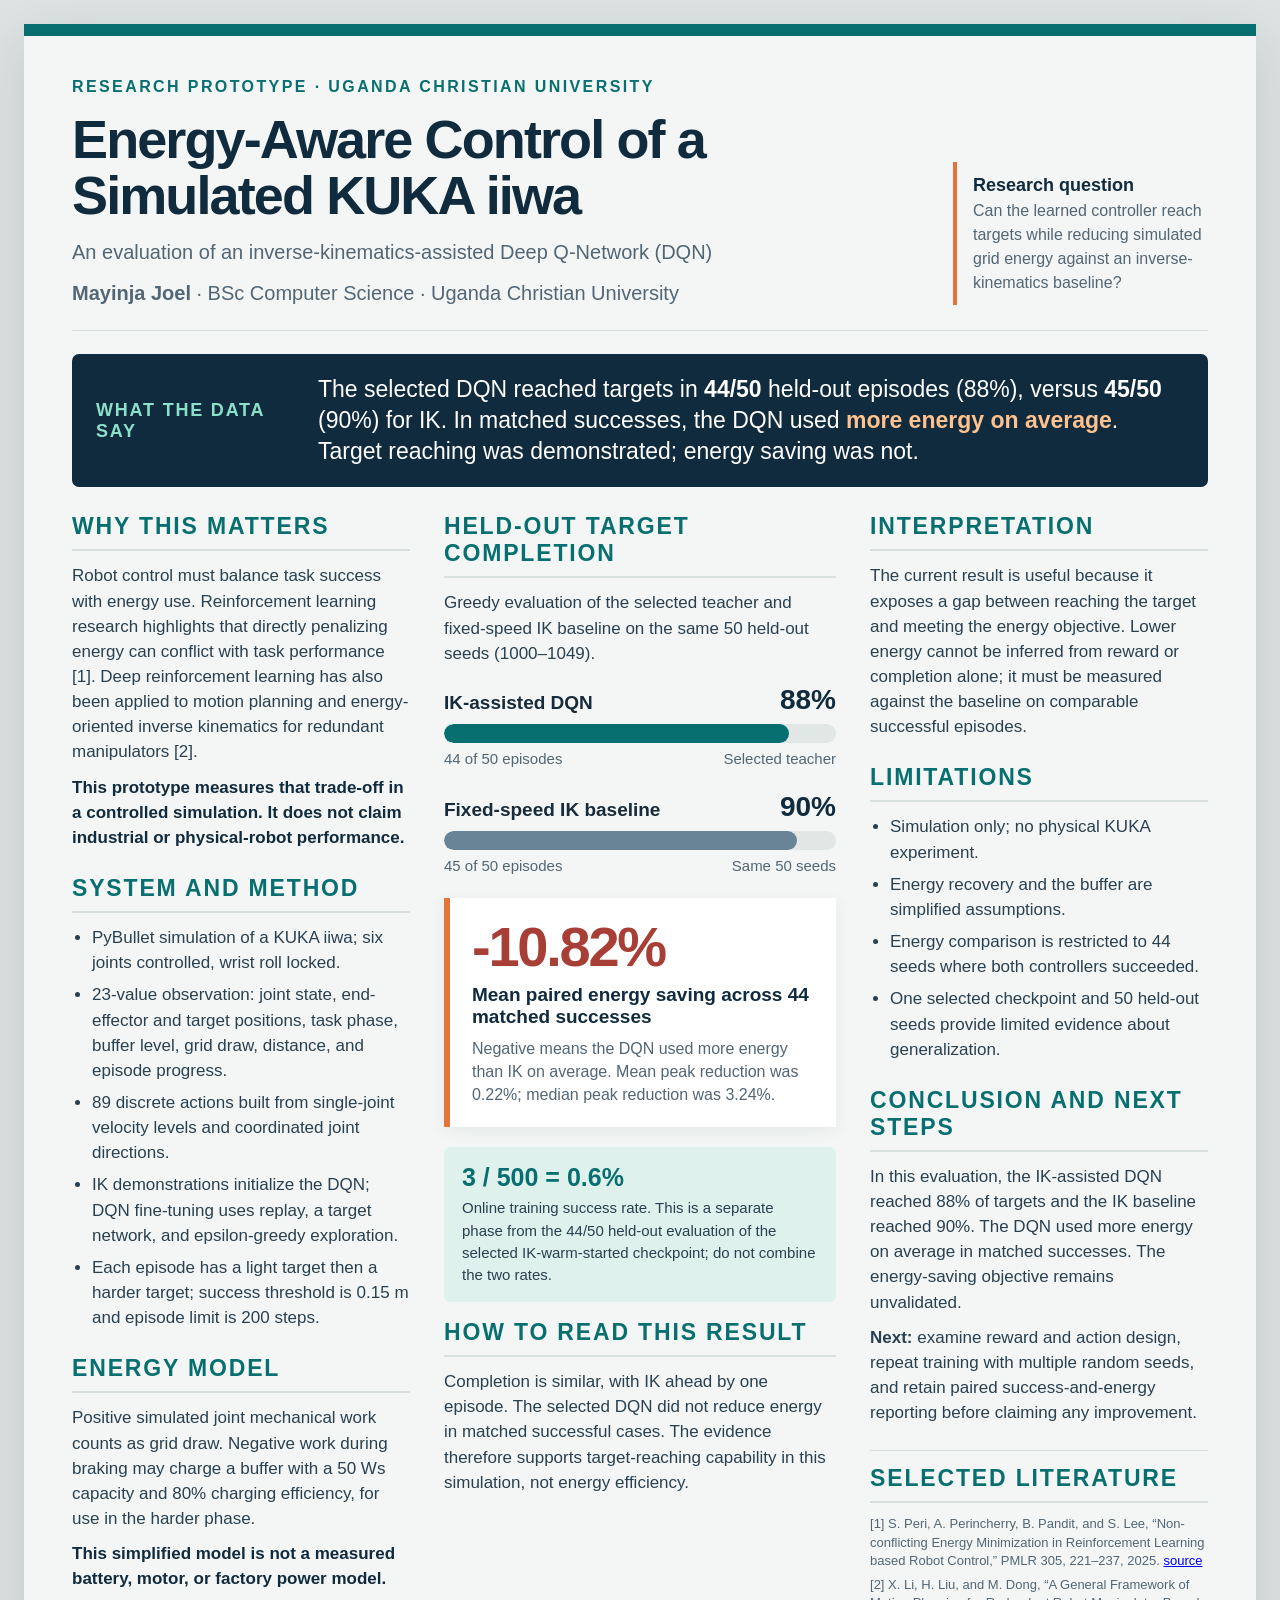
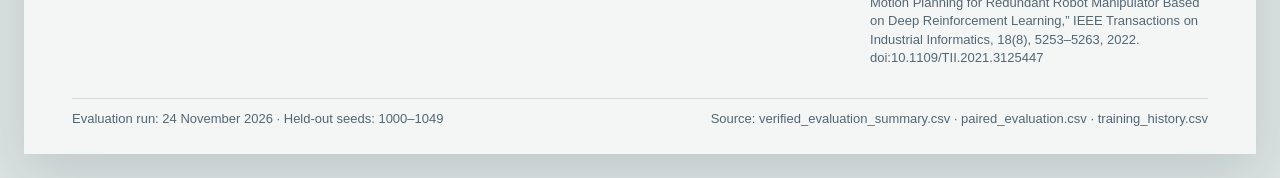
<file: outputs/DSC3114_Research_Poster.html>
<!doctype html>
<html lang="en">
<head>
<meta charset="utf-8"><meta name="viewport" content="width=device-width,initial-scale=1">
<title>Energy-Aware Control of a Simulated KUKA iiwa</title>
<style>
:root{--ink:#172b3b;--muted:#526675;--paper:#f4f6f5;--teal:#086f70;--teal2:#dff1ec;--orange:#e47437;--red:#a83f37;--line:#d7e0df;--navy:#102b3d}*{box-sizing:border-box}html,body{margin:0;background:#dce3e2;color:var(--ink);font-family:Arial,Helvetica,sans-serif}body{padding:24px}.poster{width:min(100%,1680px);margin:0 auto;background:var(--paper);padding:42px 48px 28px;box-shadow:0 18px 50px #14293624;border-top:12px solid var(--teal)}.kicker{font-size:16px;font-weight:700;letter-spacing:.15em;text-transform:uppercase;color:var(--teal);margin:0 0 16px}.masthead{display:grid;grid-template-columns:1fr 255px;gap:30px;align-items:end;padding-bottom:25px;border-bottom:1px solid var(--line)}h1{font-size:54px;line-height:1.03;letter-spacing:-.035em;max-width:1160px;margin:0;color:var(--navy)}.author{margin:18px 0 0;font-size:20px;color:var(--muted)}.mark{border-left:4px solid var(--orange);padding:10px 0 10px 16px;color:var(--muted);font-size:16px;line-height:1.5}.mark b{display:block;color:var(--navy);font-size:18px}.takeaway{margin:23px 0 26px;padding:20px 24px;background:var(--navy);color:white;border-radius:7px;display:flex;gap:22px;align-items:center}.takeaway strong{flex:0 0 200px;color:#8ce0ca;font-size:18px;text-transform:uppercase;letter-spacing:.1em}.takeaway p{margin:0;font-size:23px;line-height:1.35}.takeaway em{color:#ffc18d;font-style:normal;font-weight:700}.columns{display:grid;grid-template-columns:1fr 1.16fr 1fr;gap:34px;align-items:start}.column{min-width:0}.section{margin:0 0 25px}.section h2{font-size:23px;text-transform:uppercase;letter-spacing:.08em;color:var(--teal);margin:0 0 12px;padding-bottom:9px;border-bottom:2px solid var(--line)}.section p,.section li{font-size:17px;line-height:1.48;color:#294050}.section p{margin:0 0 10px}.section ul{padding-left:20px;margin:8px 0}.section li{margin:0 0 7px}.question{font-size:22px!important;line-height:1.3!important;font-weight:700;color:var(--navy)!important}.result-row{margin:18px 0 24px}.result-head{display:flex;align-items:baseline;justify-content:space-between;gap:16px;font-size:19px;font-weight:700}.result-head b{font-size:28px;color:var(--navy)}.bar-track{height:19px;background:#e0e7e5;margin:8px 0 7px;border-radius:20px;overflow:hidden}.bar{height:100%;background:var(--teal);border-radius:20px}.bar.ik{background:#698397}.result-foot{display:flex;justify-content:space-between;color:var(--muted);font-size:15px}.paired{padding:21px 22px;margin:20px 0;background:#fff;border-left:6px solid var(--orange);box-shadow:0 4px 16px #102b3d10}.paired .number{font-size:56px;line-height:1;color:var(--red);font-weight:800;letter-spacing:-.04em}.paired h3{font-size:19px;margin:9px 0;color:var(--navy)}.paired p{font-size:16px;margin:0;color:var(--muted);line-height:1.45}.training{padding:16px 18px;background:var(--teal2);border-radius:6px;margin:17px 0}.training strong{font-size:25px;color:var(--teal)}.training p{margin:5px 0 0;font-size:15px}.keyline{font-weight:700;color:var(--navy)!important}.refs{border-top:1px solid var(--line);margin-top:10px;padding-top:14px}.refs p{font-size:13px;line-height:1.4;color:var(--muted);margin:0 0 6px;overflow-wrap:anywhere}.foot{border-top:1px solid var(--line);padding-top:12px;margin-top:6px;display:flex;justify-content:space-between;gap:20px;font-size:13px;color:var(--muted)}@media(max-width:980px){body{padding:0}.poster{padding:28px 24px}.masthead{grid-template-columns:1fr}.mark{max-width:500px}h1{font-size:42px}.takeaway{display:block}.takeaway strong{display:block;margin-bottom:10px}.columns{grid-template-columns:1fr;gap:0}.section{margin-bottom:28px}}@page{size:A1 landscape;margin:0}@media print{html,body{background:white;width:841mm;height:594mm;padding:0}.poster{width:841mm;height:594mm;max-width:none;margin:0;padding:18mm 20mm 12mm;box-shadow:none;border-top:5mm solid var(--teal);display:flex;flex-direction:column}.kicker{font-size:16pt;margin-bottom:4mm}.masthead{grid-template-columns:1fr 70mm;gap:8mm;padding-bottom:5mm}h1{font-size:36pt;line-height:1.03}.author{font-size:15pt;margin-top:3mm}.mark{font-size:12pt}.mark b{font-size:14pt}.takeaway{margin:5mm 0 6mm;padding:4mm 5mm}.takeaway strong{flex-basis:50mm;font-size:12pt}.takeaway p{font-size:17pt}.columns{flex:1;grid-template-columns:1fr 1.16fr 1fr;gap:10mm}.section{margin-bottom:5mm}.section h2{font-size:15pt;margin-bottom:2.5mm;padding-bottom:2mm}.section p,.section li{font-size:12pt;line-height:1.38}.question{font-size:15pt!important}.result-row{margin:3mm 0 4mm}.result-head{font-size:13pt}.result-head b{font-size:19pt}.bar-track{height:5mm;margin:2mm 0}.result-foot{font-size:10pt}.paired{padding:4mm;margin:4mm 0}.paired .number{font-size:38pt}.paired h3{font-size:14pt;margin:2mm 0}.paired p{font-size:11pt}.training{padding:3mm 4mm;margin:3mm 0}.training strong{font-size:18pt}.training p{font-size:10.5pt}.refs{margin-top:2mm;padding-top:2.5mm}.refs p{font-size:9pt}.foot{font-size:9pt;margin-top:3mm;padding-top:2mm}}
</style></head><body><main class="poster">
<header><p class="kicker">Research prototype · Uganda Christian University</p><div class="masthead"><div><h1>Energy-Aware Control of a Simulated KUKA iiwa</h1><p class="author">An evaluation of an inverse-kinematics-assisted Deep Q-Network (DQN)</p><p class="author"><b>Mayinja Joel</b> · BSc Computer Science · Uganda Christian University</p></div><div class="mark"><b>Research question</b>Can the learned controller reach targets while reducing simulated grid energy against an inverse-kinematics baseline?</div></div><div class="takeaway"><strong>What the data say</strong><p>The selected DQN reached targets in <b>44/50</b> held-out episodes (88%), versus <b>45/50</b> (90%) for IK. In matched successes, the DQN used <em>more energy on average</em>. Target reaching was demonstrated; energy saving was not.</p></div></header>
<div class="columns"><section class="column"><div class="section"><h2>Why this matters</h2><p>Robot control must balance task success with energy use. Reinforcement learning research highlights that directly penalizing energy can conflict with task performance [1]. Deep reinforcement learning has also been applied to motion planning and energy-oriented inverse kinematics for redundant manipulators [2].</p><p class="keyline">This prototype measures that trade-off in a controlled simulation. It does not claim industrial or physical-robot performance.</p></div><div class="section"><h2>System and method</h2><ul><li>PyBullet simulation of a KUKA iiwa; six joints controlled, wrist roll locked.</li><li>23-value observation: joint state, end-effector and target positions, task phase, buffer level, grid draw, distance, and episode progress.</li><li>89 discrete actions built from single-joint velocity levels and coordinated joint directions.</li><li>IK demonstrations initialize the DQN; DQN fine-tuning uses replay, a target network, and epsilon-greedy exploration.</li><li>Each episode has a light target then a harder target; success threshold is 0.15 m and episode limit is 200 steps.</li></ul></div><div class="section"><h2>Energy model</h2><p>Positive simulated joint mechanical work counts as grid draw. Negative work during braking may charge a buffer with a 50 Ws capacity and 80% charging efficiency, for use in the harder phase.</p><p class="keyline">This simplified model is not a measured battery, motor, or factory power model.</p></div></section>
<section class="column"><div class="section"><h2>Held-out target completion</h2><p>Greedy evaluation of the selected teacher and fixed-speed IK baseline on the same 50 held-out seeds (1000–1049).</p><div class="result-row"><div class="result-head"><span>IK-assisted DQN</span><b>88%</b></div><div class="bar-track"><div class="bar" style="width:88%"></div></div><div class="result-foot"><span>44 of 50 episodes</span><span>Selected teacher</span></div></div><div class="result-row"><div class="result-head"><span>Fixed-speed IK baseline</span><b>90%</b></div><div class="bar-track"><div class="bar ik" style="width:90%"></div></div><div class="result-foot"><span>45 of 50 episodes</span><span>Same 50 seeds</span></div></div><div class="paired"><div class="number">-10.82%</div><h3>Mean paired energy saving across 44 matched successes</h3><p>Negative means the DQN used more energy than IK on average. Mean peak reduction was 0.22%; median peak reduction was 3.24%.</p></div><div class="training"><strong>3 / 500 = 0.6%</strong><p>Online training success rate. This is a separate phase from the 44/50 held-out evaluation of the selected IK-warm-started checkpoint; do not combine the two rates.</p></div><div class="section"><h2>How to read this result</h2><p>Completion is similar, with IK ahead by one episode. The selected DQN did not reduce energy in matched successful cases. The evidence therefore supports target-reaching capability in this simulation, not energy efficiency.</p></div></section>
<section class="column"><div class="section"><h2>Interpretation</h2><p>The current result is useful because it exposes a gap between reaching the target and meeting the energy objective. Lower energy cannot be inferred from reward or completion alone; it must be measured against the baseline on comparable successful episodes.</p></div><div class="section"><h2>Limitations</h2><ul><li>Simulation only; no physical KUKA experiment.</li><li>Energy recovery and the buffer are simplified assumptions.</li><li>Energy comparison is restricted to 44 seeds where both controllers succeeded.</li><li>One selected checkpoint and 50 held-out seeds provide limited evidence about generalization.</li></ul></div><div class="section"><h2>Conclusion and next steps</h2><p>In this evaluation, the IK-assisted DQN reached 88% of targets and the IK baseline reached 90%. The DQN used more energy on average in matched successes. The energy-saving objective remains unvalidated.</p><p><b>Next:</b> examine reward and action design, repeat training with multiple random seeds, and retain paired success-and-energy reporting before claiming any improvement.</p></div><div class="section refs"><h2>Selected literature</h2><p>[1] S. Peri, A. Perincherry, B. Pandit, and S. Lee, “Non-conflicting Energy Minimization in Reinforcement Learning based Robot Control,” PMLR 305, 221–237, 2025. <a href="https://proceedings.mlr.press/v305/peri25a.html">source</a></p><p>[2] X. Li, H. Liu, and M. Dong, “A General Framework of Motion Planning for Redundant Robot Manipulator Based on Deep Reinforcement Learning,” IEEE Transactions on Industrial Informatics, 18(8), 5253–5263, 2022. doi:10.1109/TII.2021.3125447</p></div></section></div>
<footer class="foot"><span>Evaluation run: 24 November 2026 · Held-out seeds: 1000–1049</span><span>Source: verified_evaluation_summary.csv · paired_evaluation.csv · training_history.csv</span></footer></main></body></html>
</file>
